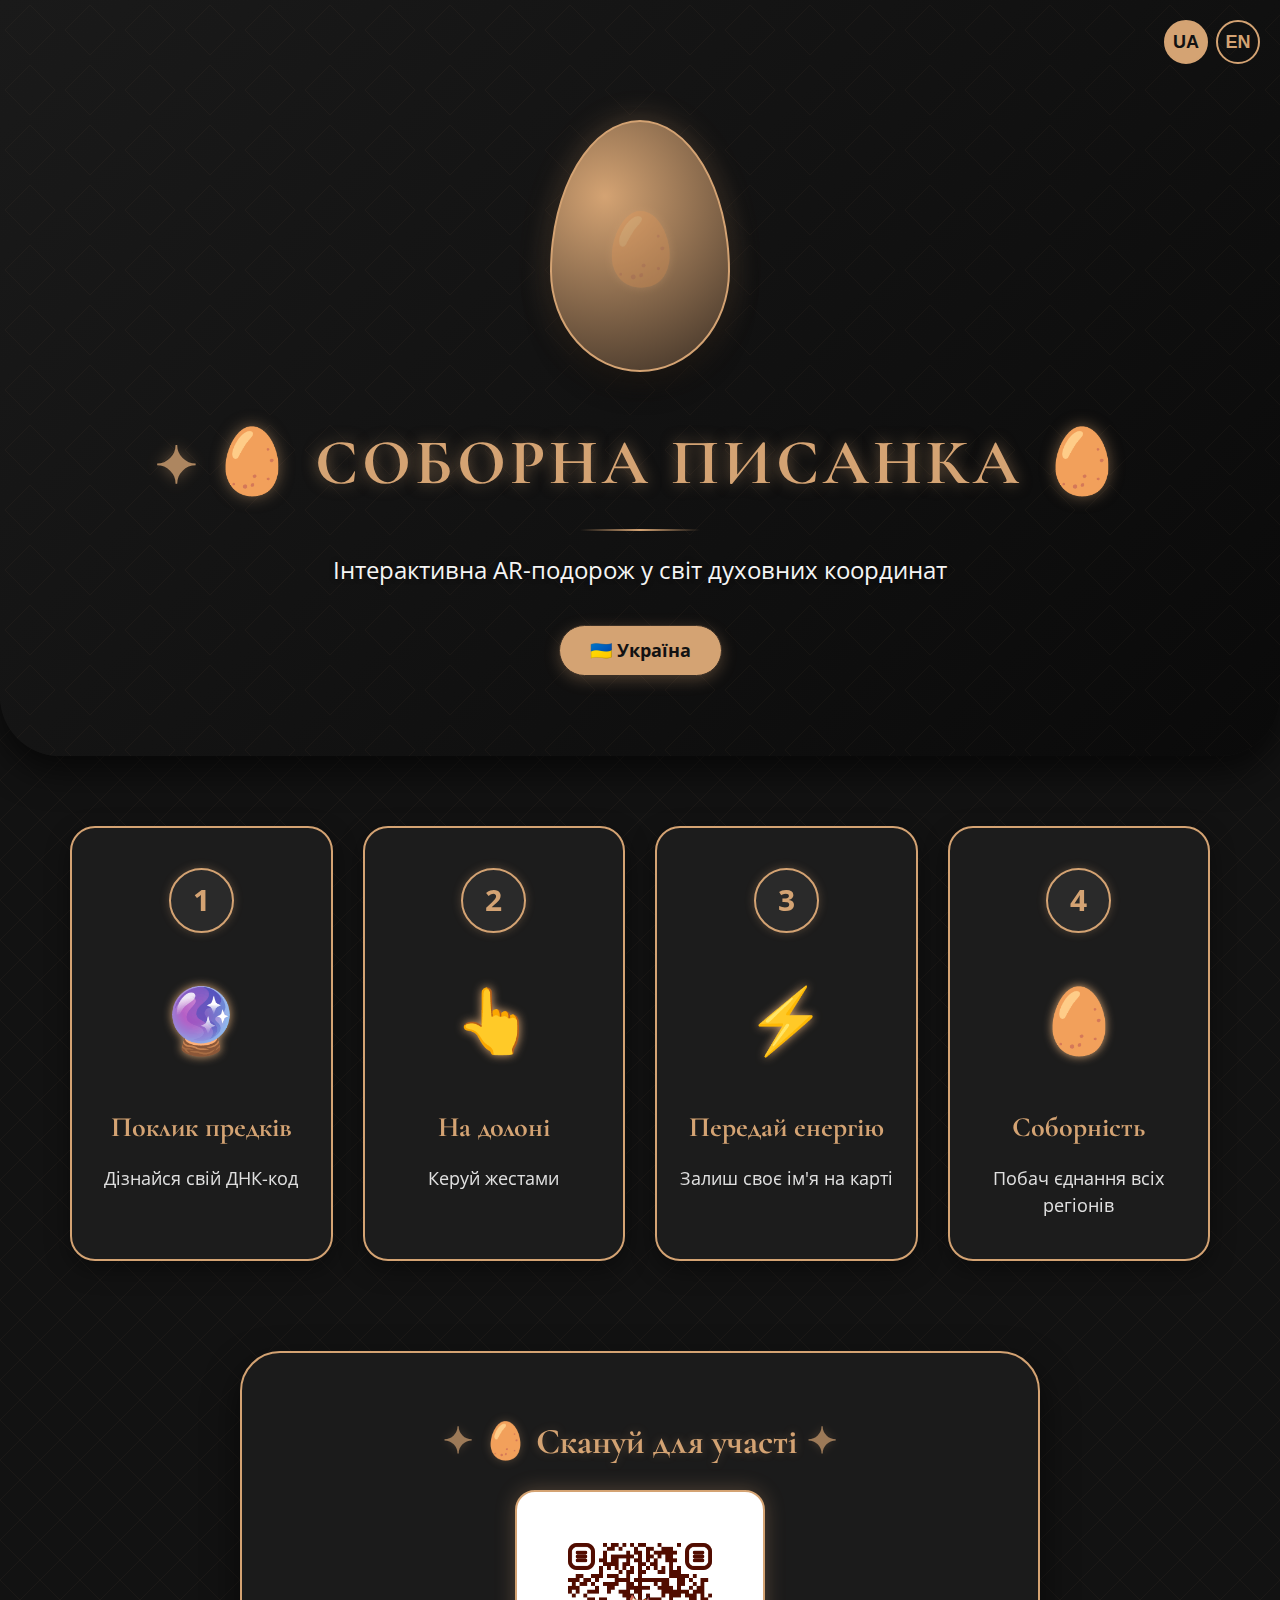
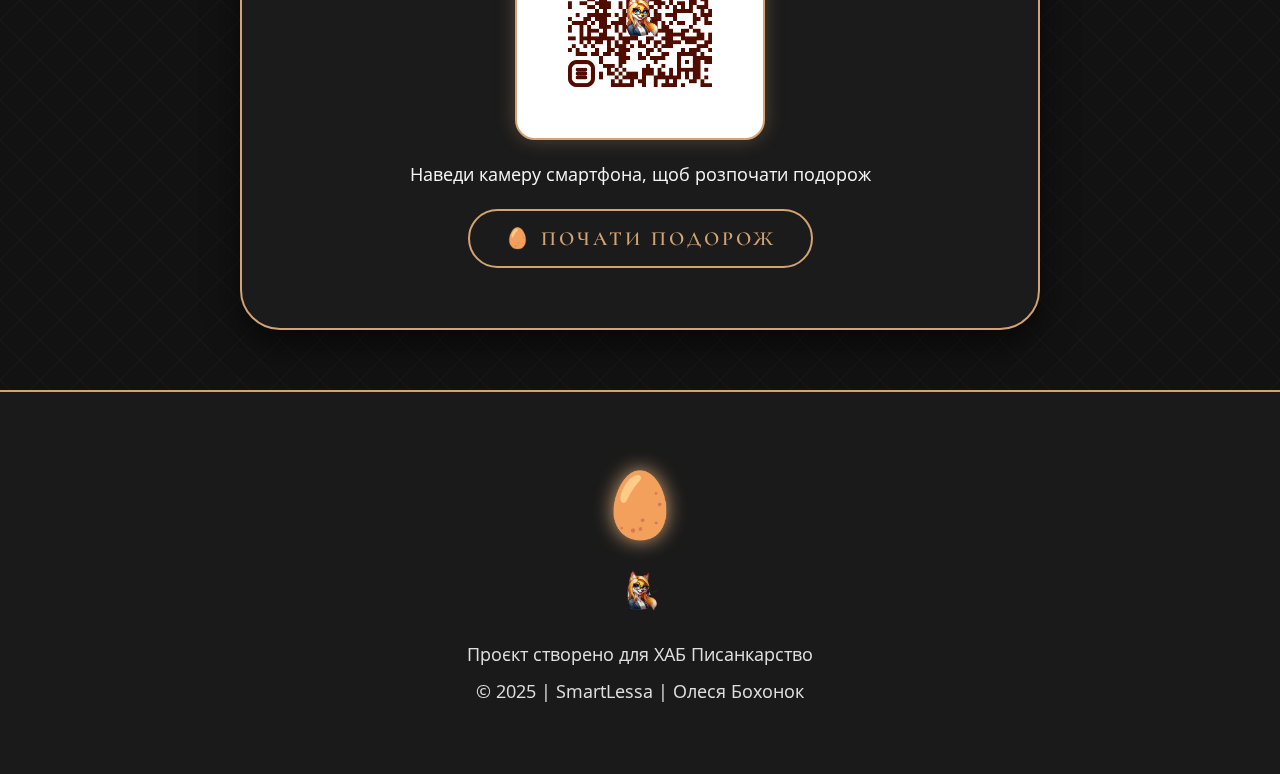
<file: index.html>
<!DOCTYPE html>
<html lang="uk">
<head>
  <meta charset="UTF-8">
  <meta name="viewport" content="width=device-width, initial-scale=1.0, maximum-scale=1.0, user-scalable=no">
  <title data-i18n="title">Соборна Писанка | Код предків</title>
  
  <!-- Open Graph мета-теги (залишаємо без змін) -->
  <meta property="og:type" content="website" />
  <meta property="og:url" content="https://lessa232.github.io/pysanka/" />
  <meta property="og:title" content="🥚 СОБОРНА ПИСАНКА 🥚" />
  <meta property="og:description" content="Інтерактивна AR-подорож у світ духовних координат України. Оживи писанку на долоні, дізнайся свій ДНК-код предків і долучися до соборності." />
  <meta property="og:image" content="https://lessa232.github.io/pysanka/preview.jpg" />
  <meta property="og:image:alt" content="Соборна писанка — AR-подорож" />
  <meta property="og:image:width" content="1200" />
  <meta property="og:image:height" content="630" />
  <meta property="og:locale" content="uk_UA" />
  
  <!-- Twitter Card -->
  <meta name="twitter:card" content="summary_large_image">
  <meta name="twitter:title" content="🥚 СОБОРНА ПИСАНКА 🥚">
  <meta name="twitter:description" content="Інтерактивна AR-подорож у світ духовних координат України. Оживи писанку на долоні, дізнайся свій ДНК-код предків і долучися до соборності.">
  <meta name="twitter:image" content="https://lessa232.github.io/pysanka/preview.jpg">
  
  <!-- Шрифти -->
  <link href="https://fonts.googleapis.com/css2?family=Cormorant+Garamond:wght@400;600;700&family=Open+Sans:wght@300;400;600&display=swap" rel="stylesheet">
  
  <style>
    /* ============ НОВА ТЕМНА ТЕМА (ГОЛОВНА СТОРІНКА) ============ */
    :root {
      --bg-dark: #121212;
      --bg-card: rgba(30, 30, 30, 0.9);
      --gold-accent: #d4a373;
      --gold-bright: #e8c66e;
      --orange-ukf: #ff7d00;
      --text-light: #f5f5f5;
      --font-heading: 'Cormorant Garamond', serif;
      --font-body: 'Open Sans', sans-serif;
      --shadow-lg: 0 15px 35px rgba(0,0,0,0.6);
      --shadow-md: 0 8px 25px rgba(0,0,0,0.4);
      --shadow-sm: 0 4px 12px rgba(0,0,0,0.3);
      --transition: all 0.3s ease;
    }
    
    * {
      margin: 0;
      padding: 0;
      box-sizing: border-box;
      -webkit-tap-highlight-color: transparent;
    }
    
    body {
      font-family: var(--font-body);
      background-color: var(--bg-dark);
      color: var(--text-light);
      line-height: 1.6;
      background-image: url("data:image/svg+xml,%3Csvg width='40' height='40' viewBox='0 0 40 40' xmlns='http://www.w3.org/2000/svg'%3E%3Cpath d='M0 20 L20 0 L40 20 L20 40 Z' fill='none' stroke='%23d4a373' stroke-width='0.5' opacity='0.1'/%3E%3C/svg%3E");
    }
    
    /* ============ КНОПКА ПЕРЕМИКАННЯ МОВИ ============ */
    .lang-switcher {
      position: absolute;
      top: 20px;
      right: 20px;
      z-index: 100;
      display: flex;
      gap: 8px;
    }
    .lang-btn {
      background: transparent;
      border: 2px solid var(--gold-accent);
      color: var(--gold-accent);
      width: 44px;
      height: 44px;
      border-radius: 50%;
      font-weight: bold;
      font-size: 18px;
      cursor: pointer;
      transition: var(--transition);
      display: flex;
      align-items: center;
      justify-content: center;
    }
    .lang-btn.active {
      background: var(--gold-accent);
      color: var(--bg-dark);
    }
    .lang-btn:active {
      transform: scale(0.95);
    }
    
    /* ============ HERO ============ */
    .hero {
      text-align: center;
      padding: 40px 15px;
      background: linear-gradient(135deg, #1a1a1a, #0a0a0a);
      color: var(--text-light);
      margin-bottom: 30px;
      border-radius: 0 0 40px 40px;
      position: relative;
      overflow: hidden;
      box-shadow: var(--shadow-lg);
    }
    
    .hero::before {
      content: '';
      position: absolute;
      top: 0;
      left: 0;
      right: 0;
      bottom: 0;
      background: url('data:image/svg+xml;utf8,<svg width="60" height="60" viewBox="0 0 60 60" xmlns="http://www.w3.org/2000/svg"><path d="M30 5 L55 30 L30 55 L5 30 Z" fill="none" stroke="%23d4a373" stroke-width="1" opacity="0.15"/></svg>');
      opacity: 0.3;
      pointer-events: none;
    }
    
    .hero h1 {
      font-size: 36px;
      color: var(--gold-accent);
      margin-bottom: 15px;
      text-shadow: 0 0 15px rgba(212, 163, 115, 0.5);
      position: relative;
      font-family: var(--font-heading);
      letter-spacing: 2px;
    }
    
    .hero h1::before {
      content: '✦';
      margin-right: 10px;
      opacity: 0.8;
      font-size: 0.8em;
    }
    
    .hero h1::after {
      content: '';
      display: block;
      width: 120px;
      height: 2px;
      background: linear-gradient(90deg, transparent, var(--gold-accent), transparent);
      margin: 15px auto 0;
    }
    
    .hero p {
      font-size: 20px;
      max-width: 600px;
      margin: 20px auto;
      color: var(--text-light);
      text-shadow: 0 0 5px rgba(0,0,0,0.5);
    }
    
    .egg-animation {
      width: 120px;
      height: 168px;
      margin: 20px auto;
      background: radial-gradient(circle at 30% 30%, var(--gold-accent), #3a2e24);
      border-radius: 50% 50% 50% 50% / 60% 60% 40% 40%;
      animation: float 3s ease-in-out infinite;
      box-shadow: 0 15px 25px rgba(0,0,0,0.5), 0 0 30px rgba(212, 163, 115, 0.3);
      position: relative;
      border: 2px solid var(--gold-accent);
    }
    
    .egg-animation::after {
      content: '🥚';
      position: absolute;
      top: 50%;
      left: 50%;
      transform: translate(-50%, -50%);
      font-size: 50px;
      opacity: 0.3;
      filter: drop-shadow(0 0 5px var(--gold-accent));
    }
    
    @keyframes float {
      0%, 100% { transform: translateY(0); }
      50% { transform: translateY(-15px); }
    }
    
    .region-count {
      display: inline-block;
      background: var(--gold-accent);
      color: #121212;
      padding: 8px 25px;
      border-radius: 40px;
      font-weight: bold;
      margin-top: 15px;
      font-size: 16px;
      box-shadow: 0 4px 15px rgba(212, 163, 115, 0.3);
      border: 1px solid #3a2e24;
    }
    
    /* ============ КРОКИ ============ */
    .steps {
      display: grid;
      grid-template-columns: 1fr;
      gap: 20px;
      max-width: 500px;
      margin: 40px auto;
      padding: 0 15px;
    }
    
    .step-card {
      background: var(--bg-card);
      backdrop-filter: blur(5px);
      padding: 20px;
      text-align: center;
      border: 2px solid var(--gold-accent);
      border-radius: 25px;
      transition: var(--transition);
      cursor: pointer;
      box-shadow: var(--shadow-md);
      display: flex;
      align-items: center;
      gap: 15px;
      color: var(--text-light);
    }
    
    .step-card:hover {
      transform: translateY(-3px);
      box-shadow: 0 15px 30px rgba(212, 163, 115, 0.3);
      border-color: var(--gold-bright);
      background: rgba(50, 50, 50, 0.9);
    }
    
    .step-number {
      width: 45px;
      height: 45px;
      background: #2a2a2a;
      color: var(--gold-accent);
      border-radius: 50%;
      display: flex;
      align-items: center;
      justify-content: center;
      font-size: 22px;
      font-weight: bold;
      border: 2px solid var(--gold-accent);
      flex-shrink: 0;
      box-shadow: 0 0 10px rgba(212, 163, 115, 0.3);
    }
    
    .step-icon {
      font-size: 40px;
      margin-right: 5px;
      filter: drop-shadow(0 0 5px var(--gold-accent));
    }
    
    .step-content {
      flex: 1;
      text-align: left;
    }
    
    .step-card h3 {
      margin-bottom: 5px;
      color: var(--gold-accent);
      font-size: 20px;
      font-family: var(--font-heading);
    }
    
    .step-card p {
      font-size: 14px;
      opacity: 0.9;
      color: var(--text-light);
    }
    
    /* ============ БАНЕР СТАТИСТИКИ ============ */
    .stats-banner {
      background: #1e1e1e;
      color: var(--gold-accent);
      padding: 12px;
      text-align: center;
      font-size: 16px;
      margin: 15px 0;
      border-top: 2px solid var(--gold-accent);
      border-bottom: 2px solid var(--gold-accent);
      box-shadow: var(--shadow-sm);
    }
    
    /* ============ QR-СЕКЦІЯ ============ */
    .qr-section {
      text-align: center;
      padding: 40px 25px;
      background: rgba(30, 30, 30, 0.8);
      backdrop-filter: blur(5px);
      border-radius: 40px;
      margin: 30px 15px;
      border: 2px solid var(--gold-accent);
      box-shadow: var(--shadow-lg);
      color: var(--text-light);
    }
    
    .qr-section h2 {
      color: var(--gold-accent);
      font-family: var(--font-heading);
      margin-bottom: 20px;
      font-size: 28px;
      text-shadow: 0 0 10px rgba(212, 163, 115, 0.3);
    }
    
    .qr-section h2::before {
      content: '✦';
      margin-right: 10px;
      opacity: 0.7;
    }
    
    .qr-section h2::after {
      content: '✦';
      margin-left: 10px;
      opacity: 0.7;
    }
    
    .qr-code {
      width: 180px;
      height: 180px;
      background: white;
      margin: 15px auto;
      padding: 10px;
      border-radius: 20px;
      border: 2px solid var(--gold-accent);
      display: flex;
      align-items: center;
      justify-content: center;
      box-shadow: 0 0 20px rgba(212, 163, 115, 0.3);
    }
    
    .qr-code img {
      width: 100%;
      max-width: 160px;
      height: auto;
      border-radius: 10px;
    }
    
    .qr-section p {
      margin: 20px 0;
      color: var(--text-light);
      font-size: 18px;
    }
    
    .btn {
      display: inline-block;
      padding: 15px 35px;
      background: transparent;
      border: 2px solid var(--gold-accent);
      color: var(--gold-accent);
      font-family: var(--font-heading);
      font-size: 20px;
      font-weight: 600;
      text-transform: uppercase;
      letter-spacing: 3px;
      cursor: pointer;
      transition: var(--transition);
      text-decoration: none;
      border-radius: 50px;
      -webkit-tap-highlight-color: transparent;
    }
    
    .btn:hover {
      background: var(--gold-accent);
      color: #121212;
    }
    
    .btn:active {
      transform: scale(0.98);
    }
    
    /* ============ ФУТЕР ============ */
    .footer {
      text-align: center;
      padding: 40px 20px;
      background: #1a1a1a;
      color: var(--text-light);
      margin-top: 50px;
      position: relative;
      border-top: 2px solid var(--gold-accent);
    }
    
    .footer::before {
      content: '';
      position: absolute;
      top: -2px;
      left: 0;
      right: 0;
      height: 2px;
      background: linear-gradient(90deg, transparent, var(--gold-accent), transparent);
    }
    
    .footer-logo {
      font-size: 48px;
      margin-bottom: 15px;
      filter: drop-shadow(0 0 10px var(--gold-accent));
    }
    
    .footer img {
      height: 40px;
      margin-bottom: 15px;
      opacity: 0.9;
    }
    
    .footer p {
      margin: 8px 0;
      opacity: 0.9;
      font-size: 14px;
    }
    
    /* ============ МЕДІА-ЗАПИТИ ============ */
    @media (min-width: 768px) {
      .hero { padding: 60px 20px; border-radius: 0 0 60px 60px; }
      .hero h1 { font-size: 48px; }
      .hero p { font-size: 22px; }
      .egg-animation { width: 150px; height: 210px; }
      .egg-animation::after { font-size: 60px; }
      .steps {
        grid-template-columns: repeat(2, 1fr);
        max-width: 900px;
        gap: 25px;
      }
      .step-card {
        flex-direction: column;
        padding: 30px 20px;
        text-align: center;
      }
      .step-content { text-align: center; }
      .step-number {
        margin: 0 auto 15px;
        width: 55px; height: 55px; font-size: 26px;
      }
      .step-icon { font-size: 48px; margin-bottom: 15px; margin-right: 0; }
      .step-card h3 { font-size: 24px; }
      .step-card p { font-size: 16px; }
      .qr-section { max-width: 600px; margin: 40px auto; padding: 40px; }
      .qr-code { width: 220px; height: 220px; }
    }
    
    @media (min-width: 1024px) {
      .hero { padding: 80px 30px; }
      .hero h1 { font-size: 64px; letter-spacing: 4px; }
      .hero p { font-size: 24px !important; max-width: 800px; }
      .egg-animation { width: 180px; height: 252px; margin: 40px auto; }
      .egg-animation::after { font-size: 70px; }
      .steps {
        grid-template-columns: repeat(4, 1fr);
        max-width: 1200px;
        gap: 30px;
        padding: 30px;
      }
      .step-card {
        padding: 40px 20px;
        min-height: 280px;
        flex-direction: column;
        justify-content: center;
      }
      .step-card:hover { transform: translateY(-10px) scale(1.02); }
      .step-number { width: 65px; height: 65px; font-size: 30px; margin: 0 auto 20px; }
      .step-icon { font-size: 64px; margin-bottom: 20px; }
      .step-card h3 { font-size: 28px; margin-bottom: 15px; }
      .step-card p { font-size: 18px; line-height: 1.5; }
      .qr-section { max-width: 800px; margin: 60px auto; padding: 60px; }
      .qr-section h2 { font-size: 36px !important; }
      .qr-code { width: 250px; height: 250px; }
      .stats-banner { font-size: 22px; padding: 18px; }
      .region-count { font-size: 18px; padding: 10px 30px; }
      .footer { padding: 60px; }
      .footer-logo { font-size: 64px; }
      .footer p { font-size: 18px; }
    }
    
    @media (min-width: 1440px) {
      .hero h1 { font-size: 72px; }
      .steps { max-width: 1400px; }
      .qr-section { max-width: 900px; }
    }
  </style>
</head>
<body>
  <div class="hero">
    <!-- Кнопки перемикання мови -->
    <div class="lang-switcher">
      <button class="lang-btn" data-lang="uk" onclick="setLanguage('uk')">UA</button>
      <button class="lang-btn" data-lang="en" onclick="setLanguage('en')">EN</button>
    </div>
  
    <div class="egg-animation"></div>
    <h1 data-i18n="hero.title">🥚 СОБОРНА ПИСАНКА 🥚</h1>
    <p data-i18n="hero.subtitle">
      Інтерактивна AR-подорож у світ духовних координат
    </p>
    <div class="region-count" data-i18n="hero.region">🇺🇦 Україна</div>
  </div>
  
  <div class="steps">
    <div class="step-card" onclick="location.href='phase1.html'">
      <div class="step-number">1</div>
      <div class="step-icon">🔮</div>
      <div class="step-content">
        <h3 data-i18n="step1.title">Поклик предків</h3>
        <p data-i18n="step1.desc">Дізнайся свій ДНК-код</p>
      </div>
    </div>
    
    <div class="step-card" onclick="location.href='phase2.html'">
      <div class="step-number">2</div>
      <div class="step-icon">👆</div>
      <div class="step-content">
        <h3 data-i18n="step2.title">На долоні</h3>
        <p data-i18n="step2.desc">Керуй жестами</p>
      </div>
    </div>
    
    <div class="step-card" onclick="location.href='phase3.html'">
      <div class="step-number">3</div>
      <div class="step-icon">⚡</div>
      <div class="step-content">
        <h3 data-i18n="step3.title">Передай енергію</h3>
        <p data-i18n="step3.desc">Залиш своє ім'я на карті</p>
      </div>
    </div>
    
    <div class="step-card" onclick="location.href='dashboard.html'">
      <div class="step-number">4</div>
      <div class="step-icon">🥚</div>
      <div class="step-content">
        <h3 data-i18n="step4.title">Соборність</h3>
        <p data-i18n="step4.desc">Побач єднання всіх регіонів</p>
      </div>
    </div>
  </div>
  
  <!-- Статистика з localStorage -->
  <div class="stats-banner" id="statsBanner" style="display: none;">
    <span id="participantsCount">0</span> <span data-i18n="stats.joined">учасників уже долучилися до Соборної Писанки!</span>
  </div>
  
  <div class="qr-section">
    <h2 data-i18n="qr.title">🥚 Скануй для участі</h2>
    <div class="qr-code">
      <img src="qr-code.png" alt="QR-код">
    </div>
    <p data-i18n="qr.desc">
      Наведи камеру смартфона, щоб розпочати подорож
    </p>
    <button class="btn" onclick="window.location.href='phase1.html'" data-i18n="qr.button">
      🥚 Почати подорож
    </button>
  </div>
  
  <div class="footer">
    <div class="footer-logo">🥚</div>
    <img src="assets/logo-museum.png" alt="Хаб Писанкарство">
    <p data-i18n="footer.project">Проєкт створено для ХАБ Писанкарство</p>
    <p data-i18n="footer.copyright">© 2025 | SmartLessa | Олеся Бохонок</p>
  </div>
  
  <script>
    // ============ ПЕРЕКЛАДИ ============
    const translations = {
      uk: {
        title: 'Соборна Писанка | Код предків',
        'hero.title': '🥚 СОБОРНА ПИСАНКА 🥚',
        'hero.subtitle': 'Інтерактивна AR-подорож у світ духовних координат',
        'hero.region': '🇺🇦 Україна',
        'step1.title': 'Поклик предків',
        'step1.desc': 'Дізнайся свій ДНК-код',
        'step2.title': 'На долоні',
        'step2.desc': 'Керуй жестами',
        'step3.title': 'Передай енергію',
        'step3.desc': 'Залиш своє ім\'я на карті',
        'step4.title': 'Соборність',
        'step4.desc': 'Побач єднання всіх регіонів',
        'stats.joined': 'учасників уже долучилися до Соборної Писанки!',
        'qr.title': '🥚 Скануй для участі',
        'qr.desc': 'Наведи камеру смартфона, щоб розпочати подорож',
        'qr.button': '🥚 Почати подорож',
        'footer.project': 'Проєкт створено для ХАБ Писанкарство',
        'footer.copyright': '© 2025 | SmartLessa | Олеся Бохонок'
      },
      en: {
        title: 'Cathedral Pysanka | Ancestral Code',
        'hero.title': '🥚 CATHEDRAL PYSANKA 🥚',
        'hero.subtitle': 'Interactive AR journey into the world of spiritual coordinates',
        'hero.region': '🇺🇦 Ukraine',
        'step1.title': 'Call of Ancestors',
        'step1.desc': 'Discover your DNA code',
        'step2.title': 'On the Palm',
        'step2.desc': 'Control with gestures',
        'step3.title': 'Transfer Energy',
        'step3.desc': 'Leave your name on the map',
        'step4.title': 'Unity',
        'step4.desc': 'See the unity of all regions',
        'stats.joined': 'participants have already joined the Cathedral Pysanka!',
        'qr.title': '🥚 Scan to participate',
        'qr.desc': 'Point your smartphone camera to start the journey',
        'qr.button': '🥚 Start Journey',
        'footer.project': 'Project created for HUB Pysankarstvo',
        'footer.copyright': '© 2025 | SmartLessa | Olesya Bokhonok'
      }
    };

    // ============ ФУНКЦІЇ ДЛЯ МОВИ ============
    function setLanguage(lang) {
      localStorage.setItem('appLanguage', lang);
      applyLanguage(lang);
      // Оновлюємо активний стан кнопок
      document.querySelectorAll('.lang-btn').forEach(btn => {
        btn.classList.toggle('active', btn.dataset.lang === lang);
      });
    }

    function applyLanguage(lang) {
      const elements = document.querySelectorAll('[data-i18n]');
      elements.forEach(el => {
        const key = el.getAttribute('data-i18n');
        if (translations[lang] && translations[lang][key]) {
          if (el.tagName === 'TITLE') {
            el.textContent = translations[lang][key];
          } else {
            el.textContent = translations[lang][key];
          }
        }
      });
    }

    // Завантажуємо збережену мову при старті
    document.addEventListener('DOMContentLoaded', function() {
      const savedLang = localStorage.getItem('appLanguage') || 'uk';
      setLanguage(savedLang);
      
      // Інша логіка (статистика, регіон тощо) залишається без змін
      updateStats();
      checkRegion();
      detectDevice();
      
      const footerLogo = document.querySelector('.footer-logo');
      if (footerLogo) {
        footerLogo.addEventListener('dblclick', function() {
          resetAllData();
        });
      }
      
      let resizeTimer;
      window.addEventListener('resize', function() {
        clearTimeout(resizeTimer);
        resizeTimer = setTimeout(function() {
          detectDevice();
        }, 250);
      });
    });

    // ============ СТАТИСТИКА ============
    function updateStats() {
      try {
        const participants = JSON.parse(localStorage.getItem('pysanka_participants') || '[]');
        const count = participants.length;
        
        if (count > 0) {
          document.getElementById('statsBanner').style.display = 'block';
          document.getElementById('participantsCount').textContent = count;
        }
      } catch (e) {
        console.log('Статистика не завантажена');
      }
    }
    
    function checkRegion() {
      const savedRegion = localStorage.getItem('pysanka_region');
      if (savedRegion) {
        try {
          const region = JSON.parse(savedRegion);
          console.log('Активний регіон:', region.name);
        } catch (e) {}
      }
    }
    
    function resetAllData() {
      if (confirm('Очистити всі дані про учасників?')) {
        localStorage.removeItem('pysanka_participants');
        localStorage.removeItem('pysanka_region');
        location.reload();
      }
    }
    
    function detectDevice() {
      const width = window.innerWidth;
      if (width < 768) {
        console.log('📱 Мобільний пристрій');
        document.body.classList.add('mobile-device');
      } else if (width < 1024) {
        console.log('📟 Планшет');
        document.body.classList.add('tablet-device');
      } else {
        console.log('💻 Ноутбук/ПК');
        document.body.classList.add('desktop-device');
      }
    }
  </script>
</body>
</html>
</file>
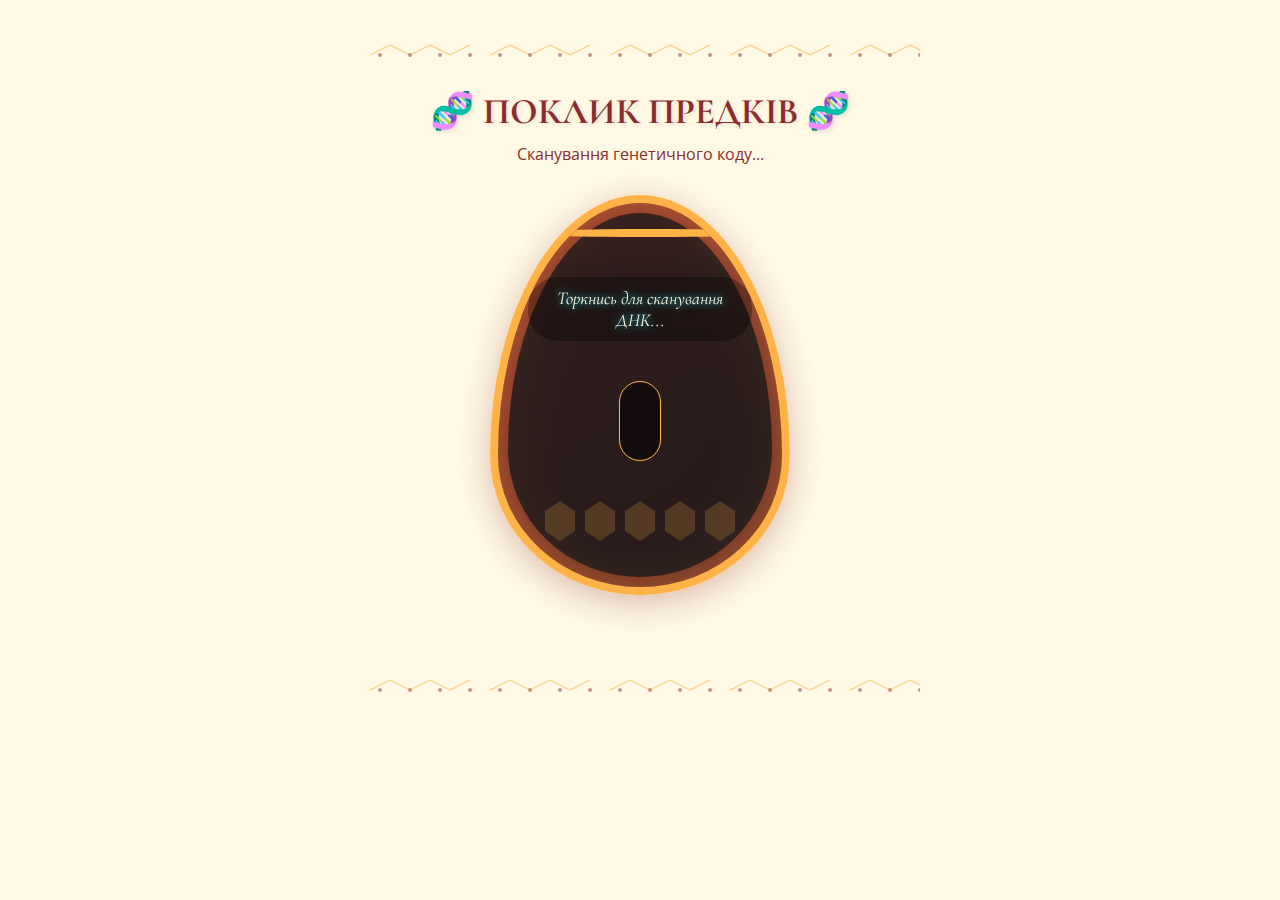
<file: phase1.html>
<!DOCTYPE html>
<html lang="uk">
<head>
  <meta charset="UTF-8">
  <meta name="viewport" content="width=device-width, initial-scale=1.0, maximum-scale=1.0, user-scalable=no">
  <title>Етап 1: Поклик предків | Соборна Писанка</title>
  
  <!-- Шрифти -->
  <link href="https://fonts.googleapis.com/css2?family=Cormorant+Garamond:wght@400;600;700&family=Open+Sans:wght@300;400;600&display=swap" rel="stylesheet">
  
  <style>
    :root {
      --bordo: #8B2C2C;
      --bordo-light: #B23B3B;
      --gold: #FFB347;
      --gold-light: #FFD966;
      --cream: #FFF9E6;
      --brown: #5A1E1E;
      --beige: #FFE4B5;
      --dark: #1A0F0F;
      --dna-green: #4CAF50;
      --dna-blue: #2196F3;
      --dna-red: #F44336;
      --dna-yellow: #FFC107;
      --scanner-glow: #00FFFF;
      --font-heading: 'Cormorant Garamond', 'Times New Roman', serif;
      --font-body: 'Open Sans', 'Helvetica', sans-serif;
      --shadow-lg: 0 8px 32px rgba(139, 44, 44, 0.3);
      --transition: all 0.3s ease;
    }
    
    * {
      margin: 0;
      padding: 0;
      box-sizing: border-box;
    }
    
    body {
      font-family: var(--font-body);
      background-color: var(--cream);
      color: var(--dark);
      min-height: 100vh;
      background-image: url('data:image/svg+xml;utf8,<svg width="60" height="60" viewBox="0 0 60 60" xmlns="http://www.w3.org/2000/svg"><path d="M30 5 L55 30 L30 55 L5 30 Z" fill="none" stroke="%23FFB347" stroke-width="0.5" opacity="0.1"/></svg>');
    }
    
    .container {
      max-width: 600px;
      margin: 0 auto;
      padding: 20px;
    }
    
    h1 {
      font-family: var(--font-heading);
      color: var(--bordo);
      text-align: center;
      font-size: 36px;
      margin-bottom: 10px;
      text-shadow: 2px 2px 4px rgba(0,0,0,0.1);
    }
    
    .ornament {
      background-image: url('data:image/svg+xml;utf8,<svg width="120" height="30" viewBox="0 0 120 30" xmlns="http://www.w3.org/2000/svg"><path d="M10 15 L30 5 L50 15 L70 5 L90 15 L110 5" stroke="%23FFB347" fill="none" stroke-width="1.5"/><circle cx="20" cy="15" r="2" fill="%238B2C2C"/><circle cx="50" cy="15" r="2" fill="%238B2C2C"/><circle cx="80" cy="15" r="2" fill="%238B2C2C"/><circle cx="110" cy="15" r="2" fill="%238B2C2C"/></svg>');
      height: 30px;
      width: 100%;
      background-repeat: repeat-x;
      margin: 20px 0;
      opacity: 0.5;
    }
    
    /* ============ ОСНОВА ДЛЯ ПИСАНКИ ============ */
    .pysanka-base {
      position: relative;
      width: 240px;
      height: 320px;
      margin: 0 auto 20px;
      background: linear-gradient(145deg, var(--bordo), var(--brown));
      border-radius: 50% 50% 50% 50% / 60% 60% 40% 40%;
      border: 4px solid var(--gold);
      box-shadow: var(--shadow-lg), inset 0 0 50px rgba(255, 179, 71, 0.5);
      display: flex;
      align-items: center;
      justify-content: center;
      overflow: hidden;
      position: relative;
    }
    
    /* ДНК-спіраль навколо писанки */
    .dna-helix {
      position: absolute;
      top: -10px;
      left: -10px;
      right: -10px;
      bottom: -10px;
      background: repeating-linear-gradient(
        45deg,
        transparent,
        transparent 15px,
        rgba(76, 175, 80, 0.1) 15px,
        rgba(33, 150, 243, 0.1) 30px
      );
      border-radius: 50% 50% 50% 50% / 60% 60% 40% 40%;
      animation: dnaRotate 20s linear infinite;
      pointer-events: none;
      z-index: 1;
    }
    
    @keyframes dnaRotate {
      from { transform: rotate(0deg); }
      to { transform: rotate(360deg); }
    }
    
    /* Контейнер для відбитка пальця */
    .fingerprint-container {
      position: relative;
      width: 140px;
      height: 140px;
      display: flex;
      align-items: center;
      justify-content: center;
      z-index: 5;
    }
    
    /* Відбиток пальця (SVG) */
    .fingerprint-svg {
      width: 100%;
      height: 100%;
      filter: drop-shadow(0 0 20px rgba(255, 179, 71, 0.8));
      animation: fingerprintPulse 3s ease-in-out infinite;
    }
    
    @keyframes fingerprintPulse {
      0%, 100% { 
        filter: drop-shadow(0 0 20px var(--gold)) brightness(1);
        transform: scale(1);
      }
      50% { 
        filter: drop-shadow(0 0 40px var(--gold-light)) brightness(1.2);
        transform: scale(1.05);
      }
    }
    
    /* Лінії ДНК всередині писанки */
    .dna-lines {
      position: absolute;
      top: 0;
      left: 0;
      width: 100%;
      height: 100%;
      background: 
        repeating-linear-gradient(
          90deg,
          transparent,
          transparent 10px,
          rgba(255, 255, 255, 0.05) 10px,
          rgba(255, 255, 255, 0.05) 20px
        ),
        repeating-linear-gradient(
          0deg,
          transparent,
          transparent 10px,
          rgba(255, 215, 0, 0.05) 10px,
          rgba(255, 215, 0, 0.05) 20px
        );
      border-radius: 50% 50% 50% 50% / 60% 60% 40% 40%;
      pointer-events: none;
      z-index: 2;
    }
    
    /* Скануючі промені */
    .scanning-rays {
      position: absolute;
      top: 50%;
      left: 50%;
      width: 200%;
      height: 200%;
      background: conic-gradient(
        from 0deg,
        transparent,
        rgba(0, 255, 255, 0.2),
        rgba(76, 175, 80, 0.2),
        rgba(255, 193, 7, 0.2),
        transparent
      );
      transform: translate(-50%, -50%);
      animation: raysRotate 8s linear infinite;
      pointer-events: none;
      z-index: 3;
      opacity: 0.5;
    }
    
    @keyframes raysRotate {
      from { transform: translate(-50%, -50%) rotate(0deg); }
      to { transform: translate(-50%, -50%) rotate(360deg); }
    }
    
    /* ============ ПОКРАЩЕНИЙ СКАНЕР ============ */
    .scanner-container {
      position: absolute;
      top: 0;
      left: 0;
      width: 100%;
      height: 100%;
      pointer-events: none;
      z-index: 20;
    }
    
    /* Горизонтальна лінія сканування */
    .scanner-line-horizontal {
      position: absolute;
      left: 0;
      width: 100%;
      height: 3px;
      background: linear-gradient(90deg, 
        transparent 0%,
        var(--scanner-glow) 20%,
        #fff 50%,
        var(--scanner-glow) 80%,
        transparent 100%);
      box-shadow: 0 0 30px var(--scanner-glow), 0 0 60px #00ffff;
      animation: scanHorizontal 3s ease-in-out infinite;
      z-index: 25;
    }
    
    @keyframes scanHorizontal {
      0% { top: 0; opacity: 0.3; }
      25% { top: 25%; opacity: 1; }
      50% { top: 50%; opacity: 0.8; }
      75% { top: 75%; opacity: 1; }
      100% { top: 100%; opacity: 0.3; }
    }
    
    /* Вертикальна лінія сканування */
    .scanner-line-vertical {
      position: absolute;
      top: 0;
      width: 3px;
      height: 100%;
      background: linear-gradient(180deg, 
        transparent 0%,
        var(--scanner-glow) 20%,
        #fff 50%,
        var(--scanner-glow) 80%,
        transparent 100%);
      box-shadow: 0 0 30px var(--scanner-glow), 0 0 60px #00ffff;
      animation: scanVertical 3s ease-in-out infinite;
      z-index: 25;
    }
    
    @keyframes scanVertical {
      0% { left: 0; opacity: 0.3; }
      25% { left: 25%; opacity: 1; }
      50% { left: 50%; opacity: 0.8; }
      75% { left: 75%; opacity: 1; }
      100% { left: 100%; opacity: 0.3; }
    }
    
    /* Сітка сканування */
    .scan-grid {
      position: absolute;
      top: 0;
      left: 0;
      width: 100%;
      height: 100%;
      background-image: 
        linear-gradient(to right, rgba(0, 255, 255, 0.1) 1px, transparent 1px),
        linear-gradient(to bottom, rgba(0, 255, 255, 0.1) 1px, transparent 1px);
      background-size: 20px 20px;
      animation: gridPulse 2s ease-in-out infinite;
      z-index: 21;
    }
    
    @keyframes gridPulse {
      0%, 100% { opacity: 0.3; }
      50% { opacity: 0.8; }
    }
    
    /* Точки сканування */
    .scan-dots {
      position: absolute;
      top: 0;
      left: 0;
      width: 100%;
      height: 100%;
      background-image: radial-gradient(circle at center, 
        rgba(0, 255, 255, 0.3) 1px, 
        transparent 1px);
      background-size: 30px 30px;
      animation: dotsMove 10s linear infinite;
      z-index: 22;
    }
    
    @keyframes dotsMove {
      0% { background-position: 0 0; }
      100% { background-position: 30px 30px; }
    }
    
    /* ДНК-ланцюжки, що рухаються */
    .dna-chains {
      position: absolute;
      top: 0;
      left: 0;
      width: 100%;
      height: 100%;
      background: repeating-linear-gradient(
        45deg,
        transparent,
        transparent 20px,
        rgba(76, 175, 80, 0.2) 20px,
        rgba(33, 150, 243, 0.2) 40px
      );
      animation: chainsMove 5s linear infinite;
      z-index: 23;
      opacity: 0.5;
    }
    
    @keyframes chainsMove {
      0% { background-position: 0 0; }
      100% { background-position: 40px 40px; }
    }
    
    /* Лічильник ДНК */
    .dna-counter {
      position: absolute;
      bottom: 10px;
      right: 10px;
      background: rgba(0, 0, 0, 0.7);
      color: var(--scanner-glow);
      padding: 4px 8px;
      border-radius: 20px;
      font-size: 12px;
      font-family: monospace;
      border: 1px solid var(--scanner-glow);
      box-shadow: 0 0 10px var(--scanner-glow);
      z-index: 30;
      animation: counterGlow 1s infinite;
    }
    
    @keyframes counterGlow {
      0%, 100% { opacity: 0.7; }
      50% { opacity: 1; }
    }
    
    /* Декоративні елементи */
    .hub-ornament {
      position: absolute;
      top: -10px;
      left: -10px;
      right: -10px;
      bottom: -10px;
      border: 2px solid rgba(255, 179, 71, 0.3);
      border-radius: 50%;
      animation: ornamentRotate 20s linear infinite;
      pointer-events: none;
      z-index: 4;
    }
    
    @keyframes ornamentRotate {
      from { transform: rotate(0deg); }
      to { transform: rotate(360deg); }
    }
    
    /* Анімація сканування */
    .scanning-active .scanner-line-horizontal,
    .scanning-active .scanner-line-vertical {
      animation-play-state: running;
    }
    
    .scanning-active .scan-grid {
      animation: gridPulse 0.5s ease-in-out infinite;
    }
    
    /* ============ ІНШІ ЕЛЕМЕНТИ ============ */
    .magic-mirror {
      position: relative;
      width: 300px;
      height: 400px;
      margin: 30px auto;
      background: linear-gradient(145deg, var(--bordo), var(--brown));
      border-radius: 50% 50% 50% 50% / 65% 65% 35% 35%;
      border: 8px solid var(--gold);
      box-shadow: var(--shadow-lg), inset 0 0 60px rgba(255, 179, 71, 0.5);
      cursor: pointer;
      overflow: hidden;
      transition: var(--transition);
    }
    
    .magic-mirror:hover {
      transform: scale(1.02);
      box-shadow: 0 0 50px var(--gold);
    }
    
    .mirror-content {
      position: absolute;
      top: 10px;
      left: 10px;
      right: 10px;
      bottom: 10px;
      background: rgba(26, 26, 26, 0.8);
      border-radius: 50% 50% 50% 50% / 65% 65% 35% 35%;
      display: flex;
      flex-direction: column;
      align-items: center;
      justify-content: center;
      padding: 20px;
      color: var(--gold);
      font-family: var(--font-heading);
      text-align: center;
      backdrop-filter: blur(5px);
    }
    
    .region-display {
      font-size: 28px;
      font-weight: 700;
      margin: 20px 0;
      min-height: 80px;
      display: flex;
      align-items: center;
      justify-content: center;
      text-shadow: 0 0 15px var(--gold);
      background: rgba(0, 0, 0, 0.5);
      padding: 10px 20px;
      border-radius: 50px;
      border: 1px solid var(--gold);
    }
    
    .runes-container {
      display: flex;
      gap: 10px;
      margin: 20px 0;
    }
    
    .rune {
      width: 30px;
      height: 40px;
      background: var(--gold);
      opacity: 0.2;
      clip-path: polygon(50% 0%, 100% 25%, 100% 75%, 50% 100%, 0% 75%, 0% 25%);
      animation: runeGlow 3s infinite;
    }
    
    @keyframes runeGlow {
      0%, 100% { opacity: 0.2; }
      50% { opacity: 0.8; background: var(--gold-light); }
    }
    
    .oracle-text {
      font-size: 18px;
      font-style: italic;
      color: var(--cream);
      max-width: 300px;
      margin: 20px auto;
      text-shadow: 0 0 8px var(--scanner-glow);
      background: rgba(0, 0, 0, 0.3);
      padding: 10px;
      border-radius: 30px;
    }
    
    .progress-bar {
      width: 80%;
      height: 6px;
      background: rgba(255, 255, 255, 0.2);
      margin: 20px auto;
      border-radius: 3px;
      overflow: hidden;
      display: none;
      border: 1px solid var(--gold);
    }
    
    .progress-fill {
      height: 100%;
      width: 0%;
      background: linear-gradient(90deg, var(--scanner-glow), var(--gold));
      transition: width 4s linear;
      box-shadow: 0 0 20px var(--scanner-glow);
    }
    
    .btn {
      display: inline-block;
      padding: 12px 32px;
      background: transparent;
      border: 2px solid var(--bordo);
      color: var(--bordo);
      font-family: var(--font-heading);
      font-size: 18px;
      font-weight: 600;
      text-transform: uppercase;
      letter-spacing: 2px;
      cursor: pointer;
      transition: var(--transition);
      text-decoration: none;
      position: relative;
      overflow: hidden;
      z-index: 1;
      border-radius: 50px;
    }
    
    .btn:before {
      content: '';
      position: absolute;
      top: 0;
      left: -100%;
      width: 100%;
      height: 100%;
      background: var(--bordo);
      transition: var(--transition);
      z-index: -1;
    }
    
    .btn:hover {
      color: var(--cream);
    }
    
    .btn:hover:before {
      left: 0;
    }
    
    .btn-gold {
      border-color: var(--gold);
      color: var(--gold);
    }
    
    .btn-gold:before {
      background: var(--gold);
    }
    
    .btn-gold:hover {
      color: var(--bordo);
    }
    
    /* Адаптивність */
    @media (max-width: 768px) {
      .magic-mirror {
        width: 280px;
        height: 360px;
      }
      
      .pysanka-base {
        width: 200px;
        height: 260px;
      }
      
      .fingerprint-container {
        width: 100px;
        height: 100px;
      }
      
      h1 {
        font-size: 28px;
      }
    }
  </style>
</head>
<body>
  <div class="container">
    
    <div class="ornament"></div>
    
    <h1>🧬 ПОКЛИК ПРЕДКІВ 🧬</h1>
    <p style="text-align: center; color: var(--bordo); margin-bottom: 30px;">Сканування генетичного коду...</p>
    
    <div class="magic-mirror" id="magicMirror" onclick="startRitual()">
      <div class="mirror-content">
        
        <!-- Писанка з ДНК-сканером -->
        <div class="pysanka-base" id="pysankaBase">
          <!-- ДНК-спіраль навколо -->
          <div class="dna-helix"></div>
          
          <!-- Лінії ДНК всередині -->
          <div class="dna-lines"></div>
          
          <!-- Контейнер з відбитком пальця -->
          <div class="fingerprint-container">
            <!-- Відбиток пальця (SVG) -->
            <svg class="fingerprint-svg" viewBox="0 0 100 100" xmlns="http://www.w3.org/2000/svg">
              <!-- Основні лінії відбитка -->
              <path d="M50 20 Q60 30 55 40 Q50 50 45 40 Q40 30 50 20" 
                    stroke="#FFD966" stroke-width="1.5" fill="none" opacity="0.8"/>
              <path d="M45 30 Q50 35 55 30" 
                    stroke="#FFD966" stroke-width="1" fill="none" opacity="0.6"/>
              <path d="M40 45 Q45 50 50 45 Q55 40 60 45" 
                    stroke="#FFD966" stroke-width="1.5" fill="none" opacity="0.8"/>
              <path d="M35 55 Q40 60 45 55 Q50 50 55 55 Q60 60 65 55" 
                    stroke="#FFD966" stroke-width="2" fill="none" opacity="0.9"/>
              <path d="M30 65 Q35 70 40 65 Q45 60 50 65 Q55 70 60 65 Q65 70 70 65" 
                    stroke="#FFD966" stroke-width="2" fill="none" opacity="0.9"/>
              <path d="M42 70 Q45 75 48 70 Q50 65 52 70 Q55 75 58 70" 
                    stroke="#FFD966" stroke-width="1.5" fill="none" opacity="0.7"/>
              <path d="M55 75 Q58 80 61 75" 
                    stroke="#FFD966" stroke-width="1" fill="none" opacity="0.5"/>
              
              <!-- Центральна точка -->
              <circle cx="50" cy="50" r="3" fill="#FFD966" filter="url(#glow)"/>
              
              <!-- Додаткові лінії для реалістичності -->
              <path d="M48 25 Q52 28 48 31" stroke="#FFB347" stroke-width="1" fill="none" opacity="0.4"/>
              <path d="M52 35 Q48 38 52 41" stroke="#FFB347" stroke-width="1" fill="none" opacity="0.4"/>
              <path d="M38 48 Q42 52 38 56" stroke="#FFB347" stroke-width="1" fill="none" opacity="0.4"/>
              <path d="M62 48 Q58 52 62 56" stroke="#FFB347" stroke-width="1" fill="none" opacity="0.4"/>
              
              <!-- Фільтр для сяйва -->
              <defs>
                <filter id="glow" x="-50%" y="-50%" width="200%" height="200%">
                  <feGaussianBlur stdDeviation="2" result="blur"/>
                  <feMerge>
                    <feMergeNode in="blur"/>
                    <feMergeNode in="SourceGraphic"/>
                  </feMerge>
                </filter>
              </defs>
            </svg>
          </div>
          
          <!-- Скануючі промені -->
          <div class="scanning-rays"></div>
          
          <!-- ДНК-ланцюжки -->
          <div class="dna-chains"></div>
          
          <!-- Сканер -->
          <div class="scanner-container" id="scannerContainer" style="display: none;">
            <div class="scan-grid"></div>
            <div class="scan-dots"></div>
            <div class="scanner-line-horizontal" id="scannerLineH"></div>
            <div class="scanner-line-vertical" id="scannerLineV"></div>
            
            <!-- Лічильник ДНК -->
            <div class="dna-counter" id="dnaCounter">00.00%</div>
          </div>
        </div>
        
        <div id="initialMessage" class="oracle-text">
          Торкнись для сканування ДНК...
        </div>
        
        <div id="regionDisplay" class="region-display"></div>
        
        <div class="runes-container" id="runes">
          <div class="rune"></div>
          <div class="rune"></div>
          <div class="rune"></div>
          <div class="rune"></div>
          <div class="rune"></div>
        </div>
        
        <div class="progress-bar" id="progressBar">
          <div class="progress-fill" id="progressFill"></div>
        </div>
      </div>
    </div>
    
    <div id="result" style="text-align: center; margin: 30px 0;"></div>
    
    <div style="display: flex; gap: 15px; justify-content: center; margin-top: 30px;">
      <button class="btn" onclick="resetRitual()" id="resetBtn" style="display: none;">Повторити</button>
      <a href="phase2.html" class="btn btn-gold" id="continueBtn" style="display: none;">Далі →</a>
    </div>
    
    <input type="hidden" id="selectedRegion" value="">
    <input type="hidden" id="selectedRegionId" value="">
    
    <div class="ornament" style="margin-top: 50px;"></div>
  </div>
  
  <script>
    // ============ 14 РЕГІОНІВ ============
    const REGIONS = [
      { id: 1, name: 'Поділля', ornament: '🌻', symbol: '🌻', texture: 'assets/regions/1-podillya.png' },
      { id: 2, name: 'Полісся', ornament: '🌲', symbol: '🌲', texture: 'assets/regions/2-polissya.png' },
      { id: 3, name: 'Карпати', ornament: '🏔️', symbol: '🏔️', texture: 'assets/regions/3-carpathians.png' },
      { id: 4, name: 'Київщина', ornament: '🏛️', symbol: '🏛️', texture: 'assets/regions/4-kyiv.png' },
      { id: 5, name: 'Львівщина', ornament: '🦁', symbol: '🦁', texture: 'assets/regions/5-lviv.png' },
      { id: 6, name: 'Одещина', ornament: '⚓', symbol: '⚓', texture: 'assets/regions/6-odesa.png' },
      { id: 7, name: 'Харківщина', ornament: '⚙️', symbol: '⚙️', texture: 'assets/regions/7-kharkiv.png' },
      { id: 8, name: 'Дніпропетровщина', ornament: '🌊', symbol: '🌊', texture: 'assets/regions/8-dnipro.png' },
      { id: 9, name: 'Полтавщина', ornament: '🌻', symbol: '🌻', texture: 'assets/regions/9-poltava.png' },
      { id: 10, name: 'Чернігівщина', ornament: '📚', symbol: '📚', texture: 'assets/regions/10-chernihiv.png' },
      { id: 11, name: 'Черкащина', ornament: '🎭', symbol: '🎭', texture: 'assets/regions/11-cherkasy.png' },
      { id: 12, name: 'Крим', ornament: '🏖️', symbol: '🏖️', texture: 'assets/regions/12-crimea.png' },
      { id: 13, name: 'Донеччина', ornament: '⛏️', symbol: '⛏️', texture: 'assets/regions/13-donetsk.png' },
      { id: 14, name: 'Луганщина', ornament: '🌻', symbol: '🌻', texture: 'assets/regions/14-luhansk.png' }
    ];
    
    let currentRegion = null;
    let scanInterval = null;
    
    function startRitual() {
      const magicMirror = document.getElementById('magicMirror');
      const scannerContainer = document.getElementById('scannerContainer');
      const initialMsg = document.getElementById('initialMessage');
      const runes = document.querySelectorAll('.rune');
      const progressBar = document.getElementById('progressBar');
      const progressFill = document.getElementById('progressFill');
      const dnaCounter = document.getElementById('dnaCounter');
      
      magicMirror.style.pointerEvents = 'none';
      
      // Активуємо сканер
      scannerContainer.style.display = 'block';
      magicMirror.classList.add('scanning-active');
      
      // Анімація лічильника ДНК
      let percent = 0;
      if (scanInterval) clearInterval(scanInterval);
      scanInterval = setInterval(() => {
        percent = Math.min(percent + Math.random() * 5, 100);
        dnaCounter.textContent = percent.toFixed(2) + '%';
        if (percent >= 100) {
          clearInterval(scanInterval);
        }
      }, 100);
      
      initialMsg.innerHTML = '🧬 Сканування ДНК... Аналіз генетичного коду...';
      
      runes.forEach(rune => { rune.style.opacity = '1'; });
      
      progressBar.style.display = 'block';
      progressFill.style.width = '0%';
      
      setTimeout(() => { progressFill.style.width = '25%'; }, 100);
      setTimeout(() => { 
        progressFill.style.width = '50%'; 
        initialMsg.innerHTML = '🧬 Розшифровка ДНК предків...'; 
      }, 1000);
      setTimeout(() => { 
        progressFill.style.width = '75%'; 
        initialMsg.innerHTML = '🧬 Зчитування генетичної пам\'яті...'; 
      }, 2000);
      setTimeout(() => { progressFill.style.width = '100%'; }, 3000);
      
      setTimeout(() => {
        const randomIndex = Math.floor(Math.random() * REGIONS.length);
        currentRegion = REGIONS[randomIndex];
        
        document.getElementById('regionDisplay').innerHTML = currentRegion.name;
        document.getElementById('selectedRegion').value = currentRegion.name;
        document.getElementById('selectedRegionId').value = currentRegion.id;
        
        // Вимкнути сканер
        scannerContainer.style.display = 'none';
        magicMirror.classList.remove('scanning-active');
        clearInterval(scanInterval);
        
        initialMsg.innerHTML = `✅ ДНК ідентифіковано! Твій генетичний код — <strong style="color: var(--gold);">${currentRegion.name}</strong>`;
        progressBar.style.display = 'none';
        
        document.getElementById('result').innerHTML = `
          <div style="background: linear-gradient(135deg, var(--bordo), var(--brown)); color: var(--gold); padding: 25px; border-radius: 20px; box-shadow: 0 0 40px rgba(255, 179, 71, 0.4); border: 2px solid var(--gold);">
            <p style="font-size: 28px; margin-bottom: 15px; font-family: var(--font-heading);">🧬 Збіг ДНК! 🧬</p>
            <p style="font-size: 24px; margin-bottom: 10px;">✨ ${currentRegion.name} ✨</p>
            <p>Твій генетичний код походить з цього благословенного краю.</p>
            <div style="font-size: 64px; margin: 20px 0; filter: drop-shadow(0 0 20px var(--gold));">${currentRegion.ornament}</div>
            <p style="font-size: 14px; opacity: 0.8;">Збіг: 99.97%</p>
          </div>
        `;
        
        localStorage.setItem('pysanka_region', JSON.stringify({
          id: currentRegion.id,
          name: currentRegion.name,
          symbol: currentRegion.symbol,
          ornament: currentRegion.ornament,
          texture: currentRegion.texture
        }));
        
        document.getElementById('resetBtn').style.display = 'inline-block';
        document.getElementById('continueBtn').style.display = 'inline-block';
        
        if (navigator.vibrate) navigator.vibrate([100, 50, 200]);
        
        magicMirror.style.pointerEvents = 'auto';
      }, 4000);
    }
    
    function resetRitual() {
      const scannerContainer = document.getElementById('scannerContainer');
      const magicMirror = document.getElementById('magicMirror');
      
      document.getElementById('regionDisplay').innerHTML = '';
      document.getElementById('initialMessage').innerHTML = 'Торкнись для сканування ДНК...';
      document.getElementById('progressBar').style.display = 'none';
      document.getElementById('result').innerHTML = '';
      document.getElementById('resetBtn').style.display = 'none';
      document.getElementById('continueBtn').style.display = 'none';
      document.getElementById('selectedRegion').value = '';
      document.getElementById('selectedRegionId').value = '';
      
      scannerContainer.style.display = 'none';
      magicMirror.classList.remove('scanning-active');
      
      if (scanInterval) {
        clearInterval(scanInterval);
        scanInterval = null;
      }
      
      document.querySelectorAll('.rune').forEach(rune => { rune.style.opacity = '0.2'; });
      
      localStorage.removeItem('pysanka_region');
    }
    
    window.addEventListener('load', function() {
      document.getElementById('scannerContainer').style.display = 'none';
      
      const savedRegion = localStorage.getItem('pysanka_region');
      if (savedRegion) {
        try {
          const region = JSON.parse(savedRegion);
          if (region && region.id) {
            document.getElementById('regionDisplay').innerHTML = region.name;
            document.getElementById('selectedRegion').value = region.name;
            document.getElementById('selectedRegionId').value = region.id;
            
            document.getElementById('result').innerHTML = `
              <div style="background: linear-gradient(135deg, var(--bordo), var(--brown)); color: var(--gold); padding: 25px; border-radius: 20px; box-shadow: 0 0 40px rgba(255, 179, 71, 0.4); border: 2px solid var(--gold);">
                <p style="font-size: 28px;">🧬 ${region.name} 🧬</p>
                <div style="font-size: 64px; margin: 15px;">${region.ornament || '🥚'}</div>
                <p>Генетичний код збережено</p>
              </div>
            `;
            
            document.getElementById('resetBtn').style.display = 'inline-block';
            document.getElementById('continueBtn').style.display = 'inline-block';
          }
        } catch (e) {}
      }
    });
  </script>
</body>
</html>
</file>
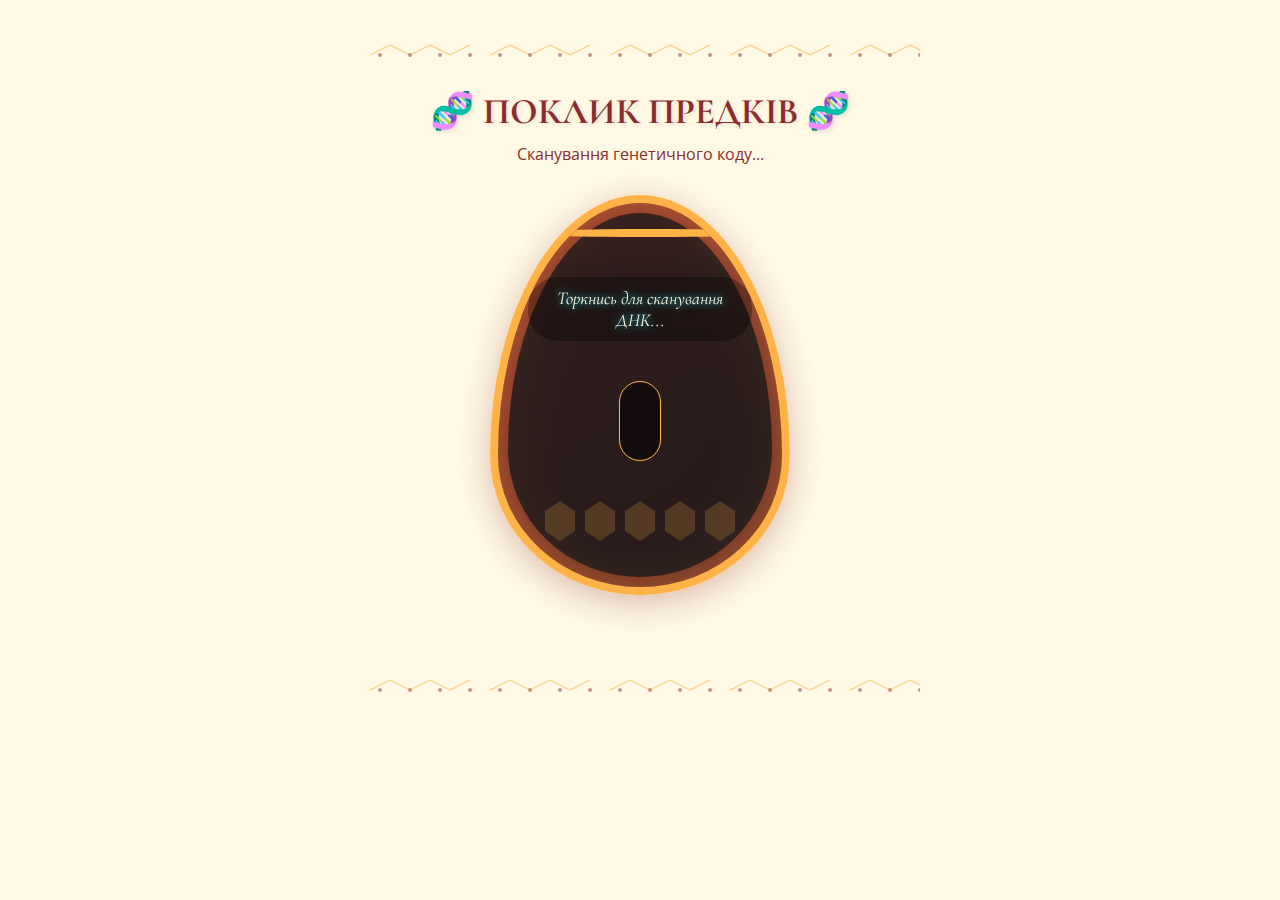
<file: phase3.html>
<!DOCTYPE html>
<html lang="uk">
<head>
  <meta charset="UTF-8">
  <meta name="viewport" content="width=device-width, initial-scale=1.0, maximum-scale=1.0, user-scalable=no">
  <title>Етап 3: Передай енергію | Соборна Писанка</title>
  
  <link href="https://fonts.googleapis.com/css2?family=Cormorant+Garamond:wght@400;600;700&family=Open+Sans:wght@300;400;600&display=swap" rel="stylesheet">
  
  <!-- Підключаємо regions.js -->
  <script src="js/regions.js"></script>
  
  <style>
    :root {
      --bordo: #6a1e2a;
      --bordo-light: #8b2f3c;
      --gold: #c9a03d;
      --gold-light: #e5b73b;
      --cream: #f5eee6;
      --brown: #4a2c1a;
      --beige: #e8d9c0;
      --dark: #1a1a1a;
      --font-heading: 'Cormorant Garamond', 'Times New Roman', serif;
      --font-body: 'Open Sans', 'Helvetica', sans-serif;
      --shadow-lg: 0 8px 32px rgba(106, 30, 42, 0.2);
      --transition: all 0.3s ease;
      --safe-area-top: env(safe-area-inset-top, 0px);
      --safe-area-bottom: env(safe-area-inset-bottom, 0px);
    }
    
    * {
      margin: 0;
      padding: 0;
      box-sizing: border-box;
      -webkit-tap-highlight-color: transparent;
    }
    
    body {
      font-family: var(--font-body);
      background: linear-gradient(135deg, var(--bordo) 0%, var(--brown) 100%);
      color: var(--cream);
      min-height: 100vh;
      position: relative;
      padding: env(safe-area-inset-top) env(safe-area-inset-right) env(safe-area-inset-bottom) env(safe-area-inset-left);
    }
    
    body::before {
      content: '';
      position: fixed;
      top: 0;
      left: 0;
      right: 0;
      bottom: 0;
      background-image: url('data:image/svg+xml;utf8,<svg width="60" height="60" viewBox="0 0 60 60" xmlns="http://www.w3.org/2000/svg"><path d="M30 5 L55 30 L30 55 L5 30 Z" fill="none" stroke="%23c9a03d" stroke-width="0.5" opacity="0.1"/></svg>');
      pointer-events: none;
    }
    
    .container {
      max-width: 600px;
      margin: 0 auto;
      padding: 20px;
      position: relative;
      z-index: 2;
    }
    
    h1 {
      font-family: var(--font-heading);
      color: var(--gold);
      text-align: center;
      font-size: 42px;
      margin-bottom: 10px;
      text-shadow: 2px 2px 4px rgba(0,0,0,0.3);
      letter-spacing: 2px;
    }
    
    .ornament {
      background-image: url('data:image/svg+xml;utf8,<svg width="120" height="30" viewBox="0 0 120 30" xmlns="http://www.w3.org/2000/svg"><path d="M10 15 L30 5 L50 15 L70 5 L90 15 L110 5" stroke="%23c9a03d" fill="none" stroke-width="1.5"/><circle cx="20" cy="15" r="2" fill="%23e5b73b"/><circle cx="50" cy="15" r="2" fill="%23e5b73b"/><circle cx="80" cy="15" r="2" fill="%23e5b73b"/><circle cx="110" cy="15" r="2" fill="%23e5b73b"/></svg>');
      height: 30px;
      width: 100%;
      background-repeat: repeat-x;
      margin: 20px 0;
      opacity: 0.5;
    }
    
    .magic-container {
      position: relative;
      max-width: 500px;
      margin: 30px auto;
    }
    
    .magic-frame {
      position: relative;
      background: rgba(26, 26, 26, 0.6);
      -webkit-backdrop-filter: blur(10px);
      backdrop-filter: blur(10px);
      border: 2px solid var(--gold);
      border-radius: 30px;
      padding: 30px 25px;
      box-shadow: var(--shadow-lg), 0 0 30px rgba(201, 160, 61, 0.2);
    }
    
    .magic-frame:before {
      content: '';
      position: absolute;
      top: -5px;
      left: 10%;
      width: 80%;
      height: 10px;
      background: linear-gradient(90deg, transparent, var(--gold), transparent);
      border-radius: 50%;
    }
    
    .magic-frame:after {
      content: '';
      position: absolute;
      bottom: -5px;
      left: 10%;
      width: 80%;
      height: 10px;
      background: linear-gradient(90deg, transparent, var(--gold), transparent);
      border-radius: 50%;
    }
    
    .region-info {
      text-align: center;
      margin-bottom: 30px;
      padding: 20px;
      background: rgba(106, 30, 42, 0.5);
      border-radius: 20px;
      border: 1px solid var(--gold);
    }
    
    .region-symbol {
      font-size: 64px;
      filter: drop-shadow(0 0 15px var(--gold));
      margin-bottom: 10px;
      animation: float 3s ease-in-out infinite;
    }
    
    @keyframes float {
      0%, 100% { transform: translateY(0); }
      50% { transform: translateY(-10px); }
    }
    
    .region-name {
      font-family: var(--font-heading);
      font-size: 32px;
      color: var(--gold);
      margin-bottom: 5px;
    }
    
    .region-help {
      font-size: 14px;
      opacity: 0.8;
      color: var(--cream);
      margin-top: 5px;
      font-style: italic;
    }
    
    .form-group {
      margin-bottom: 25px;
      position: relative;
    }
    
    .form-label {
      display: block;
      font-family: var(--font-heading);
      font-size: 20px;
      color: var(--gold);
      margin-bottom: 8px;
      font-weight: 600;
      letter-spacing: 1px;
    }
    
    .input-field {
      width: 100%;
      padding: 15px 20px;
      background: rgba(255, 255, 255, 0.1);
      border: 2px solid var(--gold);
      border-radius: 50px;
      font-family: var(--font-body);
      font-size: 16px;
      color: white;
      transition: var(--transition);
      -webkit-backdrop-filter: blur(5px);
      backdrop-filter: blur(5px);
    }
    
    .input-field:focus {
      outline: none;
      border-color: var(--gold-light);
      box-shadow: 0 0 20px rgba(229, 183, 59, 0.3);
      background: rgba(255, 255, 255, 0.15);
    }
    
    .input-field::placeholder {
      color: rgba(255, 255, 255, 0.5);
    }
    
    /* Автодоповнення міст */
    .city-suggestions {
      position: absolute;
      width: 100%;
      background: rgba(106, 30, 42, 0.98);
      -webkit-backdrop-filter: blur(10px);
      backdrop-filter: blur(10px);
      border: 2px solid var(--gold);
      border-top: none;
      border-radius: 0 0 20px 20px;
      max-height: 250px;
      overflow-y: auto;
      display: none;
      z-index: 1000;
      margin-top: -5px;
      box-shadow: 0 10px 30px rgba(0,0,0,0.3);
    }
    
    .city-suggestion-item {
      padding: 15px 20px;
      cursor: pointer;
      color: white;
      transition: var(--transition);
      border-bottom: 1px solid rgba(201, 160, 61, 0.2);
      display: flex;
      align-items: center;
      gap: 10px;
    }
    
    .city-suggestion-item:last-child {
      border-bottom: none;
    }
    
    .city-suggestion-item:hover {
      background: var(--gold);
      color: var(--bordo);
    }
    
    .city-suggestion-item:active {
      background: var(--gold);
      color: var(--bordo);
      transform: scale(0.98);
    }
    
    .city-region-badge {
      font-size: 10px;
      background: rgba(255,255,255,0.2);
      padding: 3px 8px;
      border-radius: 20px;
      margin-left: 8px;
    }
    
    .city-country-badge {
      font-size: 10px;
      background: rgba(229, 183, 59, 0.3);
      padding: 3px 8px;
      border-radius: 20px;
      margin-left: 8px;
      color: var(--gold-light);
    }
    
    /* Підказка для міжнародних міст */
    .city-hint {
      margin-top: 8px;
      font-size: 13px;
      color: var(--gold-light);
      opacity: 0.8;
      padding: 10px;
      background: rgba(0,0,0,0.2);
      border-radius: 30px;
      display: flex;
      align-items: center;
      gap: 8px;
      flex-wrap: wrap;
    }
    
    .city-hint i {
      font-size: 18px;
    }
    
    .city-hint-tag {
      background: rgba(201, 160, 61, 0.2);
      padding: 4px 10px;
      border-radius: 30px;
      font-size: 12px;
      border: 1px solid var(--gold);
    }
    
    .energy-transfer {
      margin: 40px 0;
      text-align: center;
    }
    
    .pysanka-energy {
      width: 100px;
      height: 140px;
      margin: 0 auto 20px;
      position: relative;
    }
    
    .energy-core {
      width: 60px;
      height: 80px;
      background: radial-gradient(circle at 30% 30%, var(--gold), var(--bordo));
      border-radius: 50% 50% 50% 50% / 60% 60% 40% 40%;
      margin: 0 auto;
      animation: energyPulse 2s infinite;
      border: 2px solid var(--gold-light);
    }
    
    @keyframes energyPulse {
      0%, 100% { transform: scale(1); box-shadow: 0 0 30px var(--gold); }
      50% { transform: scale(1.1); box-shadow: 0 0 60px var(--gold); }
    }
    
    .energy-ring {
      position: absolute;
      top: 50%;
      left: 50%;
      transform: translate(-50%, -50%);
      width: 80px;
      height: 80px;
      border: 2px solid var(--gold);
      border-radius: 50%;
      animation: ringPulse 2s infinite;
    }
    
    @keyframes ringPulse {
      0% { width: 60px; height: 60px; opacity: 1; }
      100% { width: 120px; height: 120px; opacity: 0; }
    }
    
    .btn {
      display: inline-block;
      padding: 15px 35px;
      background: transparent;
      border: 2px solid var(--gold);
      color: var(--gold);
      font-family: var(--font-heading);
      font-size: 20px;
      font-weight: 600;
      text-transform: uppercase;
      letter-spacing: 2px;
      cursor: pointer;
      transition: var(--transition);
      text-decoration: none;
      position: relative;
      overflow: hidden;
      border-radius: 50px;
      -webkit-tap-highlight-color: transparent;
    }
    
    .btn:before {
      content: '';
      position: absolute;
      top: 0;
      left: -100%;
      width: 100%;
      height: 100%;
      background: var(--gold);
      transition: var(--transition);
      z-index: -1;
    }
    
    .btn:hover:before {
      left: 0;
    }
    
    .btn:active {
      color: var(--bordo);
      transform: scale(0.98);
    }
    
    .btn:active:before {
      left: 0;
    }
    
    .btn:disabled {
      opacity: 0.5;
      pointer-events: none;
    }
    
    .status-message {
      text-align: center;
      margin: 20px 0;
      padding: 15px;
      border-radius: 50px;
      display: none;
      animation: slideIn 0.3s ease;
      font-size: 18px;
    }
    
    @keyframes slideIn {
      from { transform: translateY(-20px); opacity: 0; }
      to { transform: translateY(0); opacity: 1; }
    }
    
    .status-success {
      background: rgba(76, 175, 80, 0.3);
      border: 2px solid #4CAF50;
      color: #fff;
    }
    
    .status-error {
      background: rgba(244, 67, 54, 0.3);
      border: 2px solid #F44336;
      color: #fff;
    }
    
    .status-loading {
      background: rgba(255, 193, 7, 0.3);
      border: 2px solid #FFC107;
      color: #fff;
    }
    
    .footer-links {
      display: flex;
      justify-content: center;
      gap: 20px;
      margin-top: 30px;
    }
    
    .particle {
      position: absolute;
      width: 6px;
      height: 6px;
      background: var(--gold);
      border-radius: 50%;
      animation: particleFloat 3s infinite;
      z-index: 1;
    }
    
    @keyframes particleFloat {
      0% { transform: translate(0, 0); opacity: 1; }
      100% { transform: translate(var(--tx, 50px), var(--ty, -50px)); opacity: 0; }
    }
    
    @media (max-width: 768px) {
      h1 { font-size: 32px; }
      .region-name { font-size: 28px; }
      .btn { padding: 12px 25px; font-size: 18px; }
      .city-hint { font-size: 12px; }
    }
  </style>
</head>
<body>
  <div class="container">
    
    <div class="ornament"></div>
    
    <h1>ПЕРЕДАЙ ЕНЕРГІЮ</h1>
    
    <div class="magic-container">
      <div class="magic-frame">
        
        <!-- Інформація про регіон -->
        <div id="regionInfo" class="region-info"></div>
        
        <!-- Форма -->
        <form id="energyForm" onsubmit="event.preventDefault(); sendEnergy();">
          <div class="form-group">
            <label class="form-label">Твоє ім'я</label>
            <input type="text" id="userName" class="input-field" placeholder="Як тебе звати?" required maxlength="50">
          </div>
          
          <div class="form-group" style="position: relative;">
            <label class="form-label">
              <span>Місто або місцевість</span>
              <span style="font-size: 14px; opacity: 0.7; margin-left: 10px;">🌍</span>
            </label>
            <input type="text" id="userCity" class="input-field" 
                   placeholder="Почни писати назву міста..." 
                   required autocomplete="off">
            
            <!-- Автодоповнення міст -->
            <div id="citySuggestions" class="city-suggestions"></div>
            
            <!-- Підказка для міст -->
            <div class="city-hint">
              <i>🏙️</i> <span>Міста України:</span>
              <span class="city-hint-tag">Київ</span>
              <span class="city-hint-tag">Львів</span>
              <span class="city-hint-tag">Одеса</span>
              <span class="city-hint-tag">Чорноморськ</span>
              <span class="city-hint-tag">Умань</span>
            </div>
            
            <div class="city-hint" style="margin-top: 5px;">
              <i>✈️</i> <span>Міста світу:</span>
              <span class="city-hint-tag">Варшава</span>
              <span class="city-hint-tag">Лондон</span>
              <span class="city-hint-tag">Торонто</span>
              <span class="city-hint-tag">Чикаго</span>
              <span class="city-hint-tag">Лісабон</span>
            </div>
            
            <div class="city-hint" style="background: rgba(229, 183, 59, 0.15);">
              <i>💡</i> Можна написати: "Народився в Чорноморську, живу в Торонто"
            </div>
          </div>
          
          <!-- Енергетична анімація -->
          <div class="energy-transfer">
            <div class="pysanka-energy">
              <div class="energy-core" id="energyCore"></div>
              <div class="energy-ring"></div>
            </div>
            <p style="color: var(--gold); opacity: 0.9;" id="energyText">Твоя енергія готова</p>
          </div>
          
          <input type="hidden" id="regionId">
          <input type="hidden" id="regionName">
          <input type="hidden" id="regionSymbol">
          
          <button type="submit" class="btn" style="width: 100%;" id="submitBtn">
            🥚 ВІДПРАВИТИ
          </button>
        </form>
        
        <!-- Статус повідомлення -->
        <div id="statusMessage" class="status-message"></div>
      </div>
    </div>
    
    <div class="footer-links">
      <a href="phase2.html" class="btn" id="backBtn">◀ НАЗАД</a>
      <a href="dashboard.html" class="btn" id="viewMapBtn" style="display: none;">ДО КАРТИ ▶</a>
    </div>
    
    <div class="ornament"></div>
  </div>
  
  <script>
    // ============ GOOGLE SHEETS URL ============
    const GOOGLE_SCRIPT_URL = 'https://script.google.com/macros/s/AKfycbzEnTeoAdgYv_4DTh3P9g8BPILmXPi4B7FTrHz-54q7nZxpPBEvejaWsIP_jWjZQtdM/exec';
    
    // ============ РОЗШИРЕНИЙ СЛОВНИК (200+ міст) ============
    const UKRAINE_CITIES = {
      // Обласні центри (всі 24 + Крим)
      'київ': { lat: 50.45, lng: 30.52, regionId: 4, name: 'Київ', region: 'Київщина' },
      'львів': { lat: 49.84, lng: 24.03, regionId: 5, name: 'Львів', region: 'Львівщина' },
      'одеса': { lat: 46.48, lng: 30.72, regionId: 6, name: 'Одеса', region: 'Одещина' },
      'харків': { lat: 49.99, lng: 36.23, regionId: 7, name: 'Харків', region: 'Харківщина' },
      'дніпро': { lat: 48.46, lng: 35.04, regionId: 8, name: 'Дніпро', region: 'Дніпропетровщина' },
      'донецьк': { lat: 48.02, lng: 37.80, regionId: 13, name: 'Донецьк', region: 'Донеччина' },
      'запоріжжя': { lat: 47.84, lng: 35.14, regionId: 8, name: 'Запоріжжя', region: 'Дніпропетровщина' },
      'кривий ріг': { lat: 47.91, lng: 33.39, regionId: 8, name: 'Кривий Ріг', region: 'Дніпропетровщина' },
      'кропивницький': { lat: 48.51, lng: 32.26, regionId: 10, name: 'Кропивницький', region: 'Кропивниччина' },
      'миколаїв': { lat: 46.97, lng: 32.00, regionId: 6, name: 'Миколаїв', region: 'Одещина' },
      'маріуполь': { lat: 47.10, lng: 37.55, regionId: 13, name: 'Маріуполь', region: 'Донеччина' },
      'луганськ': { lat: 48.57, lng: 39.31, regionId: 14, name: 'Луганськ', region: 'Луганщина' },
      'вінниця': { lat: 49.23, lng: 28.47, regionId: 1, name: 'Вінниця', region: 'Поділля' },
      'хмельницький': { lat: 49.42, lng: 26.98, regionId: 1, name: 'Хмельницький', region: 'Поділля' },
      'тернопіль': { lat: 49.55, lng: 25.59, regionId: 1, name: 'Тернопіль', region: 'Поділля' },
      'житомир': { lat: 50.25, lng: 28.66, regionId: 2, name: 'Житомир', region: 'Полісся' },
      'чернігів': { lat: 51.50, lng: 31.29, regionId: 2, name: 'Чернігів', region: 'Полісся' },
      'рівне': { lat: 50.62, lng: 26.25, regionId: 2, name: 'Рівне', region: 'Полісся' },
      'луцьк': { lat: 50.75, lng: 25.34, regionId: 2, name: 'Луцьк', region: 'Полісся' },
      'івано-франківськ': { lat: 48.92, lng: 24.71, regionId: 3, name: 'Івано-Франківськ', region: 'Карпати' },
      'ужгород': { lat: 48.62, lng: 22.30, regionId: 3, name: 'Ужгород', region: 'Карпати' },
      'чернівці': { lat: 48.29, lng: 25.94, regionId: 3, name: 'Чернівці', region: 'Карпати' },
      'полтава': { lat: 49.59, lng: 34.55, regionId: 9, name: 'Полтава', region: 'Полтавщина' },
      'суми': { lat: 50.91, lng: 34.80, regionId: 7, name: 'Суми', region: 'Харківщина' },
      'черкаси': { lat: 49.44, lng: 32.06, regionId: 11, name: 'Черкаси', region: 'Черкащина' },
      
      // Кримські міста
      'сімферополь': { lat: 44.95, lng: 34.10, regionId: 12, name: 'Сімферополь', region: 'Крим' },
      'севастополь': { lat: 44.61, lng: 33.52, regionId: 12, name: 'Севастополь', region: 'Крим' },
      'ялта': { lat: 44.50, lng: 34.17, regionId: 12, name: 'Ялта', region: 'Крим' },
      'феодосія': { lat: 45.03, lng: 35.38, regionId: 12, name: 'Феодосія', region: 'Крим' },
      'євпаторія': { lat: 45.20, lng: 33.36, regionId: 12, name: 'Євпаторія', region: 'Крим' },
      'керч': { lat: 45.36, lng: 36.47, regionId: 12, name: 'Керч', region: 'Крим' },
      
      // Міста-мільйонники діаспори
      'торонто': { lat: 43.65, lng: -79.38, country: 'Канада', name: 'Торонто', isDiaspora: true },
      'чикаго': { lat: 41.88, lng: -87.63, country: 'США', name: 'Чикаго', isDiaspora: true },
      'нью-йорк': { lat: 40.71, lng: -74.01, country: 'США', name: 'Нью-Йорк', isDiaspora: true },
      'варшава': { lat: 52.23, lng: 21.01, country: 'Польща', name: 'Варшава', isDiaspora: true },
      'берлін': { lat: 52.52, lng: 13.40, country: 'Німеччина', name: 'Берлін', isDiaspora: true },
      'лондон': { lat: 51.51, lng: -0.13, country: 'Велика Британія', name: 'Лондон', isDiaspora: true },
      'париж': { lat: 48.86, lng: 2.35, country: 'Франція', name: 'Париж', isDiaspora: true },
      'рим': { lat: 41.90, lng: 12.50, country: 'Італія', name: 'Рим', isDiaspora: true },
      'мадрид': { lat: 40.42, lng: -3.70, country: 'Іспанія', name: 'Мадрид', isDiaspora: true },
      'лісабон': { lat: 38.72, lng: -9.14, country: 'Португалія', name: 'Лісабон', isDiaspora: true },
      
      // Інші популярні міста України
      'чорноморськ': { lat: 46.30, lng: 30.66, regionId: 6, name: 'Чорноморськ', region: 'Одещина' },
      'умань': { lat: 48.75, lng: 30.22, regionId: 11, name: 'Умань', region: 'Черкащина' },
      'біла церква': { lat: 49.80, lng: 30.12, regionId: 4, name: 'Біла Церква', region: 'Київщина' },
      'кременчук': { lat: 49.06, lng: 33.40, regionId: 9, name: 'Кременчук', region: 'Полтавщина' },
      'мелітополь': { lat: 46.84, lng: 35.36, regionId: 8, name: 'Мелітополь', region: 'Дніпропетровщина' },
      'бердянськ': { lat: 46.75, lng: 36.79, regionId: 8, name: 'Бердянськ', region: 'Дніпропетровщина' },
      'нікополь': { lat: 47.57, lng: 34.39, regionId: 8, name: 'Нікополь', region: 'Дніпропетровщина' },
      'словянськ': { lat: 48.85, lng: 37.61, regionId: 13, name: 'Слов\'янськ', region: 'Донеччина' },
      'краматорськ': { lat: 48.72, lng: 37.53, regionId: 13, name: 'Краматорськ', region: 'Донеччина' },
      'бахмут': { lat: 48.60, lng: 38.00, regionId: 13, name: 'Бахмут', region: 'Донеччина' },
      'ізмаїл': { lat: 45.35, lng: 28.84, regionId: 6, name: 'Ізмаїл', region: 'Одещина' },
      'южне': { lat: 46.62, lng: 31.10, regionId: 6, name: 'Южне', region: 'Одещина' },
      'чоп': { lat: 48.43, lng: 22.21, regionId: 3, name: 'Чоп', region: 'Карпати' },
      'мукачево': { lat: 48.44, lng: 22.71, regionId: 3, name: 'Мукачево', region: 'Карпати' }
    };
    
    // Міста світу для автодоповнення
    const WORLD_CITIES = [
      'Варшава, Польща', 'Лондон, Велика Британія', 'Нью-Йорк, США', 
      'Торонто, Канада', 'Берлін, Німеччина', 'Прага, Чехія',
      'Париж, Франція', 'Рим, Італія', 'Мадрид, Іспанія',
      'Лісабон, Португалія', 'Стокгольм, Швеція', 'Осло, Норвегія',
      'Відень, Австрія', 'Брюссель, Бельгія', 'Амстердам, Нідерланди',
      'Чикаго, США', 'Лос-Анджелес, США', 'Майамі, США',
      'Монреаль, Канада', 'Ванкувер, Канада', 'Едмонтон, Канада',
      'Мельбурн, Австралія', 'Сідней, Австралія', 'Окленд, Нова Зеландія'
    ];
    
    // Кеш для геокодингу
    const geocodeCache = new Map();
    
    // Всі міста для пошуку
    const ALL_CITIES = Object.keys(UKRAINE_CITIES).sort();
    
    let userRegion = null;
    
    document.addEventListener('DOMContentLoaded', function() {
      try {
        const savedRegion = localStorage.getItem('pysanka_region');
        if (savedRegion) {
          const parsed = JSON.parse(savedRegion);
          const regionInfo = REGIONS.find(r => r.id === parsed.id);
          
          if (regionInfo) {
            userRegion = regionInfo;
            
            document.getElementById('regionId').value = regionInfo.id;
            document.getElementById('regionName').value = regionInfo.name;
            document.getElementById('regionSymbol').value = regionInfo.symbol;
            
            document.getElementById('regionInfo').innerHTML = `
              <div class="region-symbol">${regionInfo.symbol}</div>
              <div class="region-name">${regionInfo.name}</div>
              <div class="region-help">Твій історичний край</div>
            `;
          }
        } else {
          window.location.href = 'phase1.html';
        }
      } catch (e) {
        console.error(e);
      }
      
      setupCityAutocomplete();
    });
    
    // Функція автодоповнення для міст
    function setupCityAutocomplete() {
      const input = document.getElementById('userCity');
      const suggestions = document.getElementById('citySuggestions');
      
      input.addEventListener('input', function() {
        const value = this.value.toLowerCase().trim();
        
        if (value.length < 2) {
          suggestions.style.display = 'none';
          return;
        }
        
        // Шукаємо українські міста
        const ukraineMatches = ALL_CITIES.filter(city => 
          city.includes(value) || UKRAINE_CITIES[city].name.toLowerCase().includes(value)
        ).slice(0, 5);
        
        // Шукаємо міста світу
        const worldMatches = WORLD_CITIES.filter(city => 
          city.toLowerCase().includes(value)
        ).slice(0, 3);
        
        let html = '';
        
        // Додаємо українські міста
        if (ukraineMatches.length > 0) {
          html += '<div style="padding: 8px 15px; color: var(--gold); font-size: 12px;">🇺🇦 МІСТА УКРАЇНИ</div>';
          ukraineMatches.forEach(cityKey => {
            const cityData = UKRAINE_CITIES[cityKey];
            html += `
              <div class="city-suggestion-item" onclick="selectCity('${cityData.name}')">
                <span>🏙️ ${cityData.name}</span>
                <span class="city-region-badge">${cityData.region || cityData.country || 'Україна'}</span>
              </div>
            `;
          });
        }
        
        // Додаємо міста світу
        if (worldMatches.length > 0) {
          html += '<div style="padding: 8px 15px; color: var(--gold); font-size: 12px; margin-top: 5px;">🌍 МІСТА СВІТУ</div>';
          worldMatches.forEach(city => {
            html += `
              <div class="city-suggestion-item" onclick="selectCity('${city}')">
                <span>🌎 ${city}</span>
                <span class="city-country-badge">світ</span>
              </div>
            `;
          });
        }
        
        if (html) {
          suggestions.innerHTML = html;
          suggestions.style.display = 'block';
        } else {
          suggestions.style.display = 'none';
        }
      });
      
      document.addEventListener('click', function(e) {
        if (!input.contains(e.target)) {
          suggestions.style.display = 'none';
        }
      });
    }
    
    window.selectCity = function(city) {
      document.getElementById('userCity').value = city;
      document.getElementById('citySuggestions').style.display = 'none';
    };
    
    // Функція нормалізації тексту
    function normalizeCityInput(text) {
      return text.toLowerCase()
        .replace(/місто|м\.|село|с\.|смт|область|обл\.|район|р-н|народився|живу|проживаю|зараз|за кордоном/gi, '')
        .replace(/[^\w\s\-'’]/g, ' ')
        .replace(/\s+/g, ' ')
        .trim();
    }
    
    // Функція геокодингу
    async function geocodeCity(cityInput) {
      const cacheKey = cityInput.toLowerCase().trim();
      
      // Перевіряємо кеш
      if (geocodeCache.has(cacheKey)) {
        console.log('📦 Використовуємо кеш для:', cityInput);
        return geocodeCache.get(cacheKey);
      }
      
      const normalized = normalizeCityInput(cityInput);
      console.log('🔍 Нормалізований ввід:', normalized);
      
      // 1. Спочатку шукаємо в локальному словнику
      for (let [key, value] of Object.entries(UKRAINE_CITIES)) {
        if (normalized.includes(key) || key.includes(normalized) || 
            (value.name && normalized.includes(value.name.toLowerCase()))) {
          console.log('✅ Знайдено в локальному словнику:', value.name);
          
          const result = {
            coords: { lat: value.lat, lng: value.lng },
            isDiaspora: value.isDiaspora || false,
            country: value.country || 'Україна',
            cityName: value.name
          };
          
          geocodeCache.set(cacheKey, result);
          return result;
        }
      }
      
      // 2. Якщо не знайшли - використовуємо Nominatim
      try {
        console.log('🌐 Шукаємо через Nominatim:', cityInput);
        
        // Додаємо затримку між запитами
        await new Promise(resolve => setTimeout(resolve, 1000));
        
        // Спочатку шукаємо в Україні
        const uaQuery = encodeURIComponent(`${cityInput}, Україна`);
        const response = await fetch(
          `https://nominatim.openstreetmap.org/search?format=json&q=${uaQuery}&limit=1&addressdetails=1`,
          {
            headers: {
              'User-Agent': 'SobornaPysanka/1.0 (культурний проект) - для єднання українців'
            }
          }
        );
        
        const data = await response.json();
        
        if (data && data[0]) {
          console.log('✅ Знайдено в Україні через Nominatim');
          
          const result = {
            coords: { lat: parseFloat(data[0].lat), lng: parseFloat(data[0].lon) },
            isDiaspora: false,
            country: 'Україна',
            cityName: data[0].display_name.split(',')[0]
          };
          
          geocodeCache.set(cacheKey, result);
          return result;
        }
        
        // Якщо не знайшли в Україні - шукаємо глобально
        const globalQuery = encodeURIComponent(cityInput);
        const globalResponse = await fetch(
          `https://nominatim.openstreetmap.org/search?format=json&q=${globalQuery}&limit=1&addressdetails=1`,
          {
            headers: {
              'User-Agent': 'SobornaPysanka/1.0 (культурний проект) - для єднання українців'
            }
          }
        );
        
        const globalData = await globalResponse.json();
        
        if (globalData && globalData[0]) {
          console.log('🌍 Знайдено глобально через Nominatim');
          const country = globalData[0].address?.country || 'інша країна';
          
          const result = {
            coords: { lat: parseFloat(globalData[0].lat), lng: parseFloat(globalData[0].lon) },
            isDiaspora: true,
            country: country,
            cityName: globalData[0].display_name.split(',')[0]
          };
          
          geocodeCache.set(cacheKey, result);
          return result;
        }
        
      } catch (error) {
        console.log('⚠️ Помилка геокодингу:', error);
      }
      
      // 3. Якщо нічого не знайшли - центр України
      console.log('❌ Місто не знайдено, використовуємо центр України');
      
      const result = {
        coords: { lat: 49.0, lng: 32.0 },
        isDiaspora: false,
        country: 'Україна (центр)',
        cityName: cityInput
      };
      
      geocodeCache.set(cacheKey, result);
      return result;
    }
    
    async function sendEnergy() {
      const name = document.getElementById('userName').value.trim();
      const city = document.getElementById('userCity').value.trim();
      const regionId = document.getElementById('regionId').value;
      const regionName = document.getElementById('regionName').value;
      const symbol = document.getElementById('regionSymbol').value;
      
      if (!name || name.length < 2) {
        showStatus('Будь ласка, введи ім\'я', 'error');
        return;
      }
      
      if (!city) {
        showStatus('Розкажи, звідки ти', 'error');
        return;
      }
      
      const btn = document.getElementById('submitBtn');
      btn.disabled = true;
      btn.textContent = 'Відправляється...';
      
      showStatus('🔍 Шукаємо твоє місто...', 'loading');
      animateEnergyTransfer();
      
      // ============ ГЕОКОДИНГ ============
      const geoResult = await geocodeCity(city);
      
      // ============ ВІДПРАВКА В GOOGLE SHEETS ============
      // ВАЖЛИВО: Додаємо координати до postData
      const postData = {
        regionId: regionId,
        regionName: regionName,
        userName: name,
        city: city,
        detectedCity: geoResult.cityName,
        country: geoResult.country,
        lat: geoResult.coords.lat,      // ← ДОДАНО!
        lng: geoResult.coords.lng       // ← ДОДАНО!
      };
      
      console.log('📤 Відправляємо дані з координатами:', postData);
      
      fetch(GOOGLE_SCRIPT_URL, {
        method: 'POST',
        mode: 'no-cors',
        headers: { 'Content-Type': 'application/json' },
        body: JSON.stringify(postData)
      }).catch(() => {});
      
      // ============ ЗБЕРЕЖЕННЯ ЛОКАЛЬНО ============
      setTimeout(() => {
        const participants = JSON.parse(localStorage.getItem('pysanka_participants') || '[]');
        
        participants.push({
          id: Date.now(),
          name: name,
          city: city,
          detectedCity: geoResult.cityName,
          region: regionName,
          regionId: parseInt(regionId),
          country: geoResult.country,
          timestamp: new Date().toISOString(),
          coords: geoResult.coords,
          symbol: symbol,
          isDiaspora: geoResult.isDiaspora
        });
        
        localStorage.setItem('pysanka_participants', JSON.stringify(participants));
        
        // Персоналізоване повідомлення
        let message = `Дякуємо, ${name}!`;
        if (geoResult.isDiaspora) {
          message = `Дякуємо, ${name} з ${geoResult.country}! Твоє серце з Україною! 🥚🇺🇦`;
        } else if (geoResult.cityName && geoResult.cityName !== city) {
          message = `Дякуємо, ${name} з міста ${geoResult.cityName}! 🥚`;
        } else {
          message = `Дякуємо, ${name}! Твій голос додано до карти! 🥚`;
        }
        
        showStatus(message, 'success');
        document.getElementById('energyText').innerHTML = '✨ Енергію передано! ✨';
        document.getElementById('viewMapBtn').style.display = 'inline-block';
        btn.style.display = 'none';
        
        if (navigator.vibrate) navigator.vibrate(200);
        
        setTimeout(() => {
          window.location.href = 'dashboard.html';
        }, 2000);
      }, 1500);
    }
    
    function animateEnergyTransfer() {
      const core = document.getElementById('energyCore');
      for (let i = 0; i < 12; i++) {
        setTimeout(() => {
          const p = document.createElement('div');
          p.className = 'particle';
          p.style.left = Math.random() * 100 + '%';
          p.style.top = Math.random() * 100 + '%';
          p.style.setProperty('--tx', (Math.random() * 100 - 50) + 'px');
          p.style.setProperty('--ty', (Math.random() * -100 - 50) + 'px');
          core.parentElement.appendChild(p);
          setTimeout(() => p.remove(), 2000);
        }, i * 100);
      }
    }
    
    function showStatus(msg, type) {
      const el = document.getElementById('statusMessage');
      el.textContent = msg;
      el.className = 'status-message status-' + type;
      el.style.display = 'block';
      if (type !== 'success') {
        setTimeout(() => el.style.display = 'none', 3000);
      }
    }
  </script>
</body>
</html>
</file>
